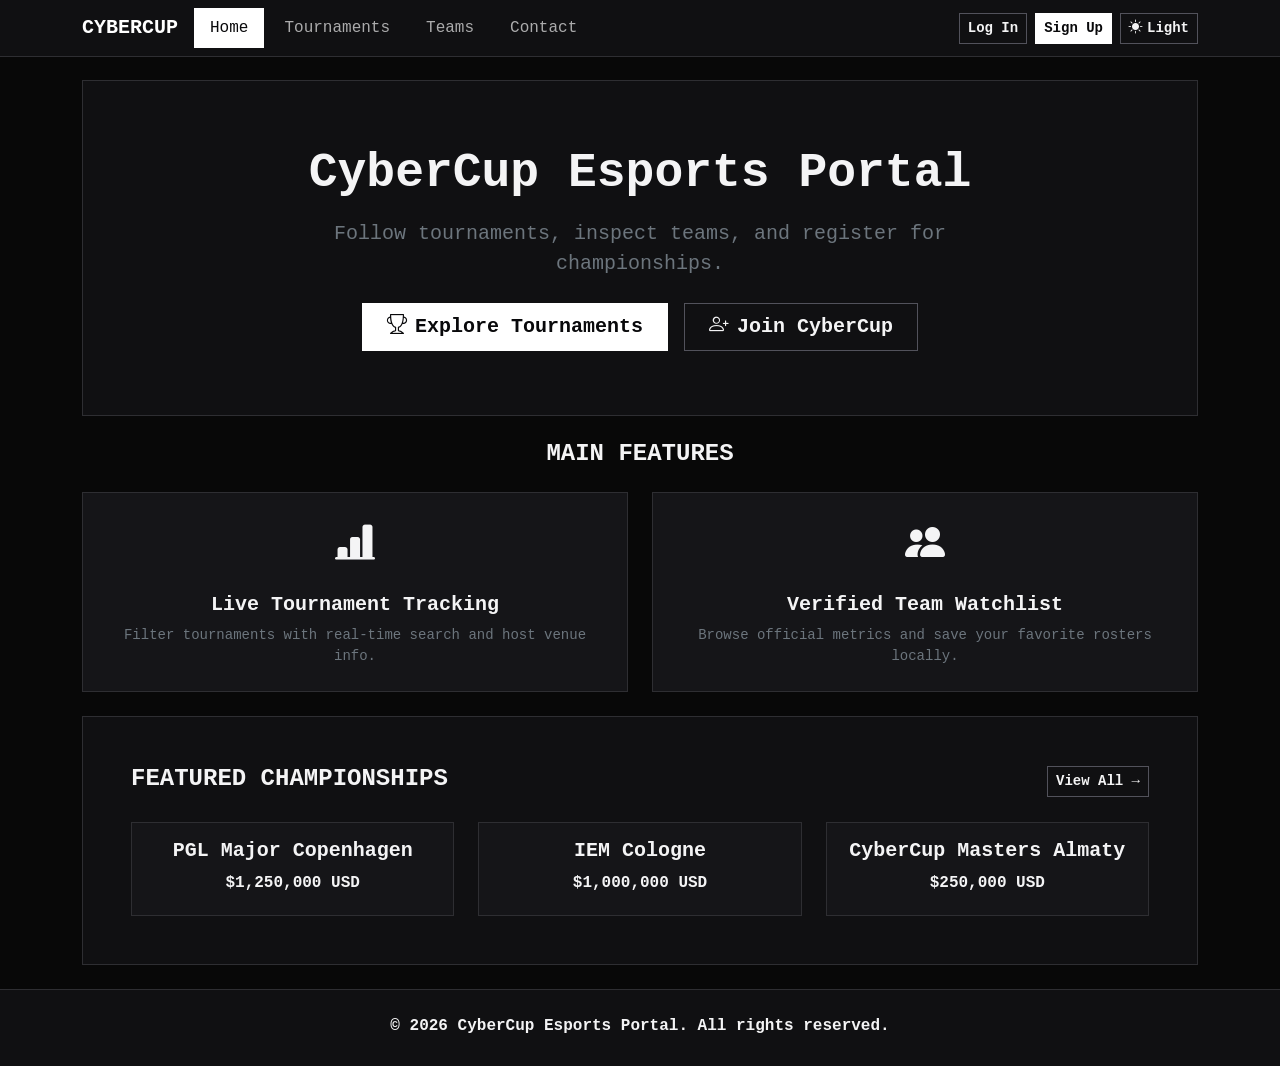
<file: index.html>
<!DOCTYPE html>
<html lang="en" data-bs-theme="dark">
<head>
    <meta charset="UTF-8">
    <meta name="viewport" content="width=device-width, initial-scale=1.0">
    <title>CyberCup | CS2 Esports Portal</title>
    <link href="https://cdn.jsdelivr.net/npm/bootstrap@5.3.9/dist/css/bootstrap.min.css" rel="stylesheet">
    <link href="https://cdn.jsdelivr.net/npm/bootstrap-icons@1.13.2/font/bootstrap-icons.min.css" rel="stylesheet">
    <link rel="stylesheet" href="css/style.css">
</head>
<body>
    <nav class="navbar navbar-expand-lg cc-surface border-bottom fixed-top">
        <div class="container">
            <a class="navbar-brand fw-bold text-uppercase" href="index.html">CyberCup</a>
            <button class="navbar-toggler" type="button" data-bs-toggle="collapse" data-bs-target="#mainNavbar" aria-controls="mainNavbar" aria-expanded="false" aria-label="Toggle navigation">
                <span class="navbar-toggler-icon"></span>
            </button>
            <div class="collapse navbar-collapse" id="mainNavbar">
                <ul class="navbar-nav me-auto mb-2 mb-lg-0 gap-lg-1">
                    <li class="nav-item"><a class="nav-link px-3" href="index.html">Home</a></li>
                    <li class="nav-item"><a class="nav-link px-3" href="tournaments.html">Tournaments</a></li>
                    <li class="nav-item"><a class="nav-link px-3" href="teams.html">Teams</a></li>
                    <li class="nav-item"><a class="nav-link px-3" href="contact.html">Contact</a></li>
                </ul>
                <div class="d-flex align-items-center gap-2 mt-2 mt-lg-0 flex-wrap">
                    <a id="navLoginLink" class="btn btn-cc-outline btn-sm fw-semibold btn-animated" href="auth.html#loginSection">Log In</a>
                    <a id="navRegisterLink" class="btn btn-cc-solid btn-sm fw-semibold btn-animated" href="auth.html#signupSection">Sign Up</a>
                    <button id="themeToggleBtn" type="button" class="btn btn-cc-outline btn-sm fw-semibold btn-animated">
                        <i id="themeIcon" class="bi bi-sun-fill theme-icon me-1"></i><span id="themeLabel">Light</span>
                    </button>
                </div>
            </div>
        </div>
    </nav>

    <main class="container pt-5 mt-3 d-flex flex-column gap-4 mb-4">
        <section class="card cc-surface border p-4 p-md-5 text-center mt-3 fade-in-up">
            <div class="card-body">
                <h1 class="display-5 fw-bold mb-3">CyberCup Esports Portal</h1>
                <p class="lead mx-auto mb-4 text-secondary" style="max-width: 740px;">
                    Follow tournaments, inspect teams, and register for championships.
                </p>
                <div class="d-flex justify-content-center gap-3 flex-wrap">
                    <a href="tournaments.html" class="btn btn-cc-solid btn-lg fw-semibold btn-animated px-4">
                        <i class="bi bi-trophy me-2"></i>Explore Tournaments
                    </a>
                    <a href="auth.html#signupSection" class="btn btn-cc-outline btn-lg fw-semibold btn-animated px-4">
                        <i class="bi bi-person-plus me-2"></i>Join CyberCup
                    </a>
                </div>
            </div>
        </section>
        <section class="fade-in-up">
            <h2 class="h4 fw-bold mb-4 text-uppercase text-center">Main Features</h2>
            <div class="row g-4">
                <div class="col-12 col-md-6">
                    <div class="card cc-card border h-100 p-4 text-center cc-hover-card">
                        <i class="bi bi-bar-chart-line-fill fs-1 mb-3"></i>
                        <h3 class="h5 fw-bold">Live Tournament Tracking</h3>
                        <p class="text-secondary small mb-0">Filter tournaments with real-time search and host venue info.</p>
                    </div>
                </div>
                <div class="col-12 col-md-6">
                    <div class="card cc-card border h-100 p-4 text-center cc-hover-card">
                        <i class="bi bi-people-fill fs-1 mb-3"></i>
                        <h3 class="h5 fw-bold">Verified Team Watchlist</h3>
                        <p class="text-secondary small mb-0">Browse official metrics and save your favorite rosters locally.</p>
                    </div>
                </div>
            </div>
        </section>
        <section class="card cc-surface border p-4 p-md-5 fade-in-up">
            <div class="d-flex justify-content-between align-items-center mb-4 flex-wrap gap-2">
                <div>
                    <h2 class="h4 fw-bold mb-1 text-uppercase">Featured Championships</h2>
                </div>
                <a href="tournaments.html" class="btn btn-cc-outline btn-sm fw-semibold btn-animated">View All &rarr;</a>
            </div>
            <div class="row g-4">
                <div class="col-12 col-md-4">
                    <div class="card cc-card border h-100 p-3 text-center cc-hover-card">
                        <h3 class="h5 fw-bold">PGL Major Copenhagen</h3>
                        <p class="fw-bold mb-1">$1,250,000 USD</p>
                    </div>
                </div>
                <div class="col-12 col-md-4">
                    <div class="card cc-card border h-100 p-3 text-center cc-hover-card">
                        <h3 class="h5 fw-bold">IEM Cologne</h3>
                        <p class="fw-bold mb-1">$1,000,000 USD</p>
                    </div>
                </div>
                <div class="col-12 col-md-4">
                    <div class="card cc-card border h-100 p-3 text-center cc-hover-card">
                        <h3 class="h5 fw-bold">CyberCup Masters Almaty</h3>
                        <p class="fw-bold mb-1">$250,000 USD</p>
                    </div>
                </div>
            </div>
        </section>
    </main>

    <footer class="cc-surface border-top py-4 text-center text-secondary">
        <div class="container">
            <p class="mb-1 fw-semibold">&copy; 2026 CyberCup Esports Portal. All rights reserved.</p>
        </div>
    </footer>

    <script src="https://cdn.jsdelivr.net/npm/bootstrap@5.3.9/dist/js/bootstrap.bundle.min.js"></script>
    <script src="js/script.js"></script>
</body>
</html>
</file>
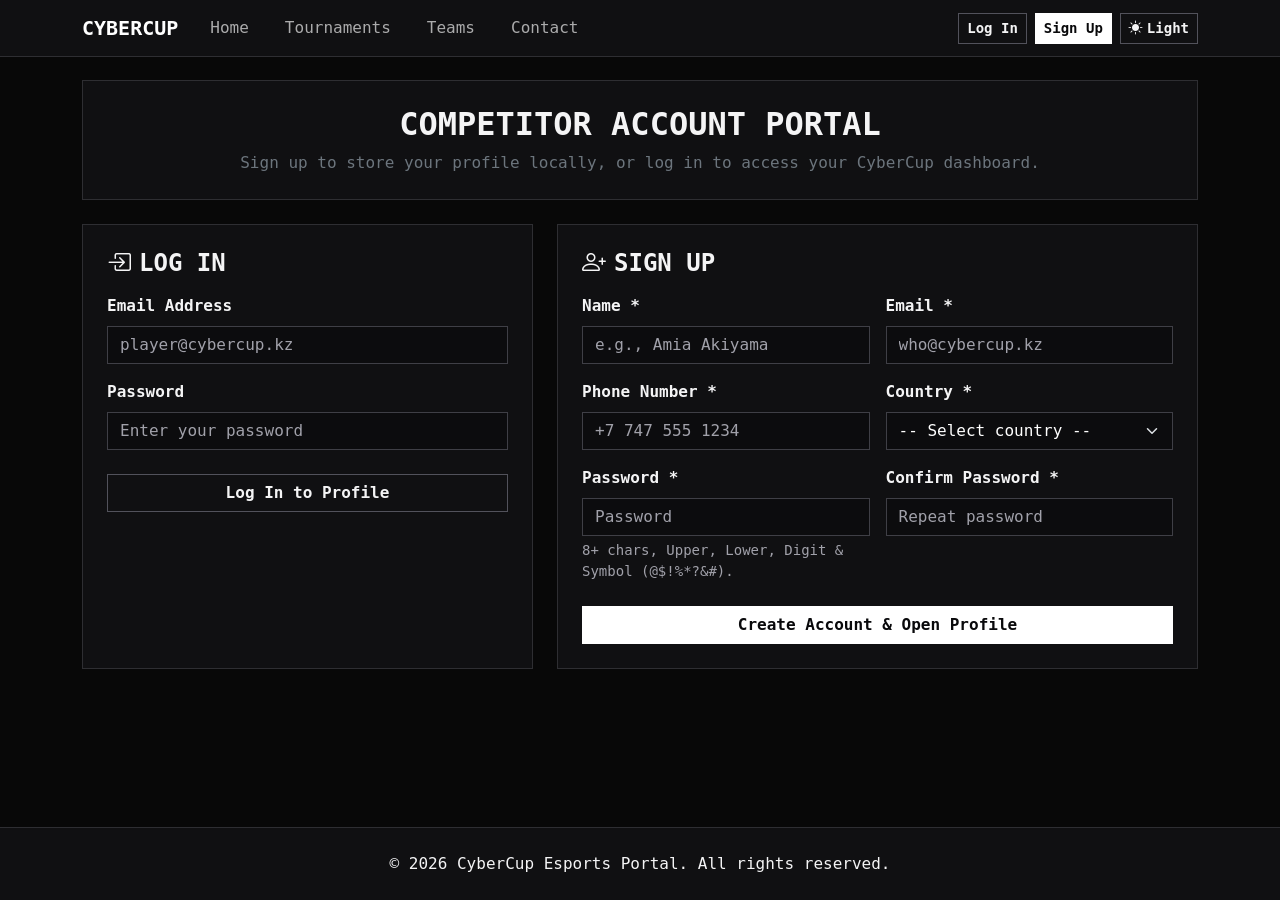
<file: auth.html>
<!DOCTYPE html>
<html lang="en" data-bs-theme="dark">
<head>
    <meta charset="UTF-8">
    <meta name="viewport" content="width=device-width, initial-scale=1.0">
    <title>CyberCup | Sign Up & Log In</title>
    <link href="https://cdn.jsdelivr.net/npm/bootstrap@5.3.9/dist/css/bootstrap.min.css" rel="stylesheet">
    <link href="https://cdn.jsdelivr.net/npm/bootstrap-icons@1.13.2/font/bootstrap-icons.min.css" rel="stylesheet">
    <link rel="stylesheet" href="css/style.css">
</head>
<body>
    <nav class="navbar navbar-expand-lg cc-surface border-bottom fixed-top">
        <div class="container">
            <a class="navbar-brand fw-bold text-uppercase" href="index.html">CyberCup</a>
            <button class="navbar-toggler" type="button" data-bs-toggle="collapse" data-bs-target="#mainNavbar" aria-controls="mainNavbar" aria-expanded="false" aria-label="Toggle navigation">
                <span class="navbar-toggler-icon"></span>
            </button>
            <div class="collapse navbar-collapse" id="mainNavbar">
                <ul class="navbar-nav me-auto mb-2 mb-lg-0 gap-lg-1">
                    <li class="nav-item"><a class="nav-link px-3" href="index.html">Home</a></li>
                    <li class="nav-item"><a class="nav-link px-3" href="tournaments.html">Tournaments</a></li>
                    <li class="nav-item"><a class="nav-link px-3" href="teams.html">Teams</a></li>
                    <li class="nav-item"><a class="nav-link px-3" href="contact.html">Contact</a></li>
                </ul>
                <div class="d-flex align-items-center gap-2 mt-2 mt-lg-0 flex-wrap">
                    <a id="navLoginLink" class="btn btn-cc-outline btn-sm fw-semibold btn-animated" href="auth.html#loginSection">Log In</a>
                    <a id="navRegisterLink" class="btn btn-cc-solid btn-sm fw-semibold btn-animated" href="auth.html#signupSection">Sign Up</a>
                    <button id="themeToggleBtn" type="button" class="btn btn-cc-outline btn-sm fw-semibold btn-animated">
                        <i id="themeIcon" class="bi bi-sun-fill theme-icon me-1"></i><span id="themeLabel">Light</span>
                    </button>
                </div>
            </div>
        </div>
    </nav>

    <main class="container pt-5 mt-3 d-flex flex-column gap-4 mb-4">
        <header class="card cc-surface border p-4 text-center mt-3">
            <h1 class="h2 fw-bold text-uppercase mb-2">Competitor Account Portal</h1>
            <p class="text-secondary mb-0">Sign up to store your profile locally, or log in to access your CyberCup dashboard.</p>
        </header>

        <div class="row g-4">
            <div class="col-12 col-lg-5" id="loginSection">
                <section class="card cc-surface border p-4 h-100">
                    <h2 class="h4 fw-bold text-uppercase mb-3"><i class="bi bi-box-arrow-in-right me-2"></i>Log In</h2>
                    <div id="loginGlobalError" class="cc-alert border-danger text-danger p-3 mb-3 d-none" role="alert"></div>
                    <form id="loginForm" novalidate>
                        <div class="mb-3">
                            <label for="loginEmail" class="form-label fw-semibold">Email Address</label>
                            <input type="email" id="loginEmail" class="form-control" placeholder="player@cybercup.kz" required>
                            <div id="loginEmailErr" class="invalid-feedback">Enter a valid email address.</div>
                        </div>
                        <div class="mb-4">
                            <label for="loginPassword" class="form-label fw-semibold">Password</label>
                            <input type="password" id="loginPassword" class="form-control" placeholder="Enter your password" required>
                            <div id="loginPassErr" class="invalid-feedback">Password must be at least 8 characters.</div>
                        </div>
                        <div class="d-grid">
                            <button type="submit" class="btn btn-cc-outline fw-semibold btn-animated">Log In to Profile</button>
                        </div>
                    </form>
                </section>
            </div>

            <div class="col-12 col-lg-7" id="signupSection">
                <section class="card cc-surface border p-4 h-100">
                    <h2 class="h4 fw-bold text-uppercase mb-3"><i class="bi bi-person-plus me-2"></i>Sign Up</h2>
                    <div id="signupGlobalError" class="cc-alert border-danger text-danger p-3 mb-3 d-none" role="alert"></div>
                    <form id="signupForm" novalidate>
                        <div class="row g-3 mb-3">
                            <div class="col-12 col-md-6">
                                <label for="signupName" class="form-label fw-semibold">Name *</label>
                                <input type="text" id="signupName" class="form-control" placeholder="e.g., Amia Akiyama" required>
                                <div id="signupNameErr" class="invalid-feedback">Minimum 2 characters required.</div>
                            </div>
                            <div class="col-12 col-md-6">
                                <label for="signupEmail" class="form-label fw-semibold">Email *</label>
                                <input type="email" id="signupEmail" class="form-control" placeholder="who@cybercup.kz" required>
                                <div id="signupEmailErr" class="invalid-feedback">Valid email is required.</div>
                            </div>
                        </div>
                        <div class="row g-3 mb-3">
                            <div class="col-12 col-md-6">
                                <label for="signupPhone" class="form-label fw-semibold">Phone Number *</label>
                                <input type="tel" id="signupPhone" class="form-control" placeholder="+7 747 555 1234" required>
                                <div id="signupPhoneErr" class="invalid-feedback">Valid phone number required (10–16 digits).</div>
                            </div>
                            <div class="col-12 col-md-6">
                                <label for="signupCountry" class="form-label fw-semibold">Country *</label>
                                <select id="signupCountry" class="form-select" required>
                                    <option value="" selected disabled>-- Select country --</option>
                                    <option value="KZ">Kazakhstan</option>
                                    <option value="UZ">Uzbekistan</option>
                                    <option value="SE">Sweden</option>
                                    <option value="DE">Germany</option>
                                    <option value="CN">China</option>
                                    <option value="OTHER">Other</option>
                                </select>
                                <div id="signupCountryErr" class="invalid-feedback">Please select your country.</div>
                            </div>
                        </div>
                        <div class="row g-3 mb-4">
                            <div class="col-12 col-md-6">
                                <label for="signupPassword" class="form-label fw-semibold">Password *</label>
                                <input type="password" id="signupPassword" class="form-control" placeholder="Password" required>
                                <div class="form-text small">8+ chars, Upper, Lower, Digit & Symbol (@$!%*?&#).</div>
                                <div id="signupPassErr" class="invalid-feedback">Password lacks required complexity.</div>
                            </div>
                            <div class="col-12 col-md-6">
                                <label for="signupConfirmPassword" class="form-label fw-semibold">Confirm Password *</label>
                                <input type="password" id="signupConfirmPassword" class="form-control" placeholder="Repeat password" required>
                                <div id="signupConfirmErr" class="invalid-feedback">Passwords do not match.</div>
                            </div>
                        </div>
                        <div class="d-grid">
                            <button type="submit" class="btn btn-cc-solid fw-semibold btn-animated">Create Account & Open Profile</button>
                        </div>
                    </form>
                </section>
            </div>
        </div>
    </main>

    <footer class="cc-surface border-top py-4 text-center text-secondary">
        <div class="container">
            <p class="mb-0">&copy; 2026 CyberCup Esports Portal. All rights reserved.</p>
        </div>
    </footer>

    <script src="https://cdn.jsdelivr.net/npm/bootstrap@5.3.9/dist/js/bootstrap.bundle.min.js"></script>
    <script src="js/script.js"></script>
</body>
</html>
</file>
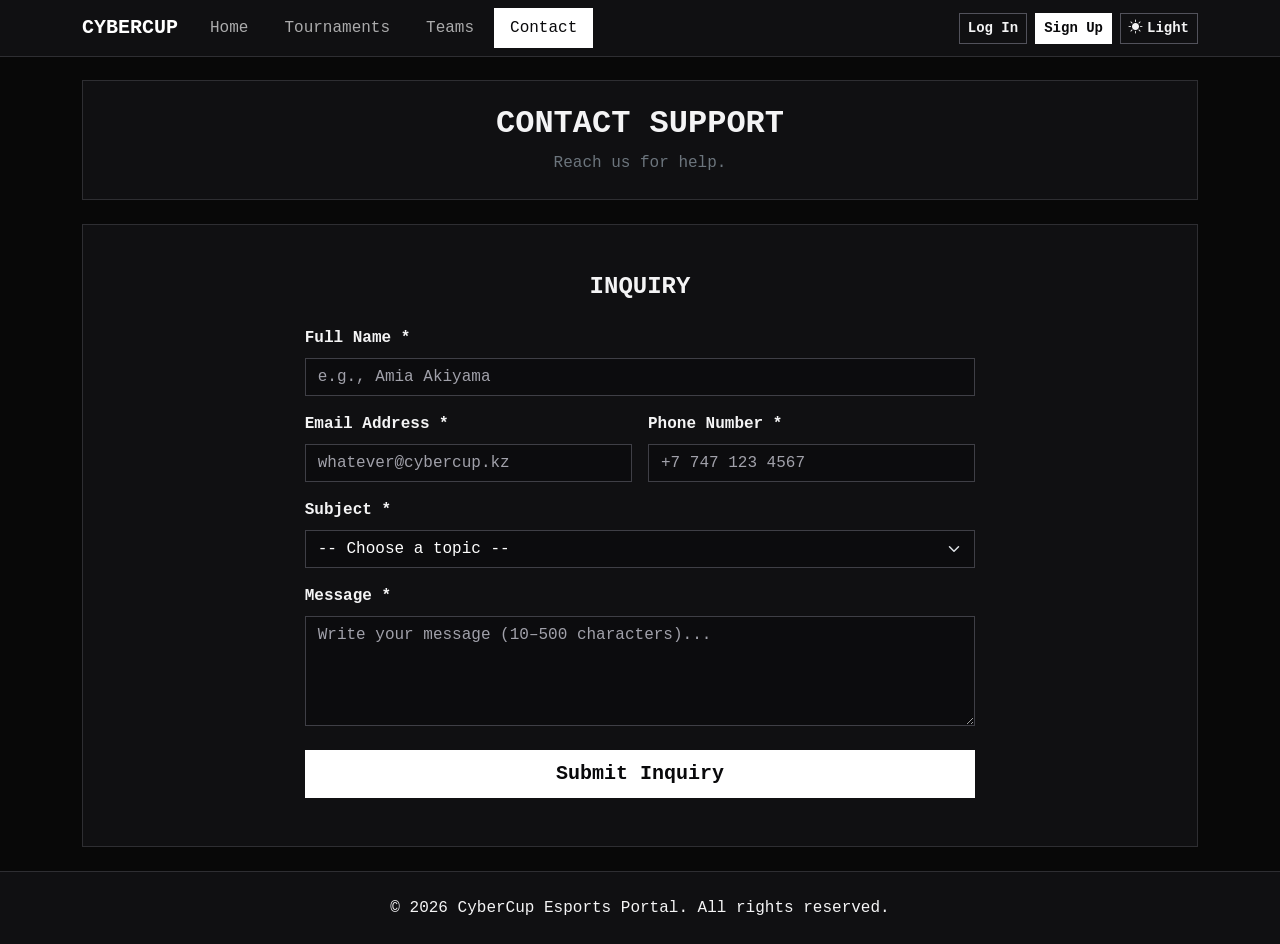
<file: contact.html>
<!DOCTYPE html>
<html lang="en" data-bs-theme="dark">
<head>
    <meta charset="UTF-8">
    <meta name="viewport" content="width=device-width, initial-scale=1.0">
    <title>CyberCup | Contact & Support</title>
    <link href="https://cdn.jsdelivr.net/npm/bootstrap@5.3.9/dist/css/bootstrap.min.css" rel="stylesheet">
    <link href="https://cdn.jsdelivr.net/npm/bootstrap-icons@1.13.2/font/bootstrap-icons.min.css" rel="stylesheet">
    <link rel="stylesheet" href="css/style.css">
</head>
<body>
    <nav class="navbar navbar-expand-lg cc-surface border-bottom fixed-top">
        <div class="container">
            <a class="navbar-brand fw-bold text-uppercase" href="index.html">CyberCup</a>
            <button class="navbar-toggler" type="button" data-bs-toggle="collapse" data-bs-target="#mainNavbar" aria-controls="mainNavbar" aria-expanded="false" aria-label="Toggle navigation">
                <span class="navbar-toggler-icon"></span>
            </button>
            <div class="collapse navbar-collapse" id="mainNavbar">
                <ul class="navbar-nav me-auto mb-2 mb-lg-0 gap-lg-1">
                    <li class="nav-item"><a class="nav-link px-3" href="index.html">Home</a></li>
                    <li class="nav-item"><a class="nav-link px-3" href="tournaments.html">Tournaments</a></li>
                    <li class="nav-item"><a class="nav-link px-3" href="teams.html">Teams</a></li>
                    <li class="nav-item"><a class="nav-link px-3" href="contact.html">Contact</a></li>
                </ul>
                <div class="d-flex align-items-center gap-2 mt-2 mt-lg-0 flex-wrap">
                    <a id="navLoginLink" class="btn btn-cc-outline btn-sm fw-semibold btn-animated" href="auth.html#loginSection">Log In</a>
                    <a id="navRegisterLink" class="btn btn-cc-solid btn-sm fw-semibold btn-animated" href="auth.html#signupSection">Sign Up</a>
                    <button id="themeToggleBtn" type="button" class="btn btn-cc-outline btn-sm fw-semibold btn-animated">
                        <i id="themeIcon" class="bi bi-sun-fill theme-icon me-1"></i><span id="themeLabel">Light</span>
                    </button>
                </div>
            </div>
        </div>
    </nav>

    <main class="container pt-5 mt-3 d-flex flex-column gap-4 mb-4">
        <header class="card cc-surface border p-4 text-center mt-3">
            <h1 class="h2 fw-bold text-uppercase mb-2">Contact Support</h1>
            <p class="text-secondary mb-0">Reach us for help.</p>
        </header>

        <section class="card cc-surface border p-4 p-md-5">
            <h2 class="h4 fw-bold text-uppercase mb-4 text-center">Inquiry</h2>
            <div id="contactSuccessAlert" class="cc-alert p-3 text-center d-none mb-4" role="alert">
                <strong>[SUCCESS]</strong> Your inquiry has been submitted.
            </div>
            <div class="row justify-content-center">
                <div class="col-12 col-md-10 col-lg-8">
                    <form id="contactForm" novalidate>
                        <div class="mb-3">
                            <label for="contactName" class="form-label fw-semibold">Full Name *</label>
                            <input type="text" id="contactName" class="form-control" placeholder="e.g., Amia Akiyama" required>
                            <div id="contactNameErr" class="invalid-feedback">Full name must be at least 2 characters.</div>
                        </div>
                        <div class="row g-3 mb-3">
                            <div class="col-12 col-md-6">
                                <label for="contactEmail" class="form-label fw-semibold">Email Address *</label>
                                <input type="email" id="contactEmail" class="form-control" placeholder="whatever@cybercup.kz" required>
                                <div id="contactEmailErr" class="invalid-feedback">Enter a valid email address.</div>
                            </div>
                            <div class="col-12 col-md-6">
                                <label for="contactPhone" class="form-label fw-semibold">Phone Number *</label>
                                <input type="tel" id="contactPhone" class="form-control" placeholder="+7 747 123 4567" required>
                                <div id="contactPhoneErr" class="invalid-feedback">Enter a valid phone number (10–16 digits).</div>
                            </div>
                        </div>
                        <div class="mb-3">
                            <label for="contactSubject" class="form-label fw-semibold">Subject *</label>
                            <select id="contactSubject" class="form-select" required>
                                <option value="" selected disabled>-- Choose a topic --</option>
                                <option value="accreditation">Team & Player Accreditation</option>
                                <option value="dispute">Match Rules & Referee Dispute</option>
                                <option value="media">Broadcaster & Press Pass</option>
                                <option value="sponsor">Commercial Partnership</option>
                            </select>
                            <div id="contactSubjectErr" class="invalid-feedback">Please select an inquiry subject.</div>
                        </div>
                        <div class="mb-4">
                            <label for="contactMessage" class="form-label fw-semibold">Message *</label>
                            <textarea id="contactMessage" class="form-control" rows="4" placeholder="Write your message (10–500 characters)..." required></textarea>
                            <div id="contactMsgErr" class="invalid-feedback">Message must be between 10 and 500 characters.</div>
                        </div>
                        <div class="d-grid">
                            <button type="submit" class="btn btn-cc-solid btn-lg fw-semibold btn-animated">Submit Inquiry</button>
                        </div>
                    </form>
                </div>
            </div>
        </section>
    </main>

    <footer class="cc-surface border-top py-4 text-center text-secondary">
        <div class="container">
            <p class="mb-0">&copy; 2026 CyberCup Esports Portal. All rights reserved.</p>
        </div>
    </footer>

    <script src="https://cdn.jsdelivr.net/npm/bootstrap@5.3.9/dist/js/bootstrap.bundle.min.js"></script>
    <script src="js/script.js"></script>
</body>
</html>
</file>
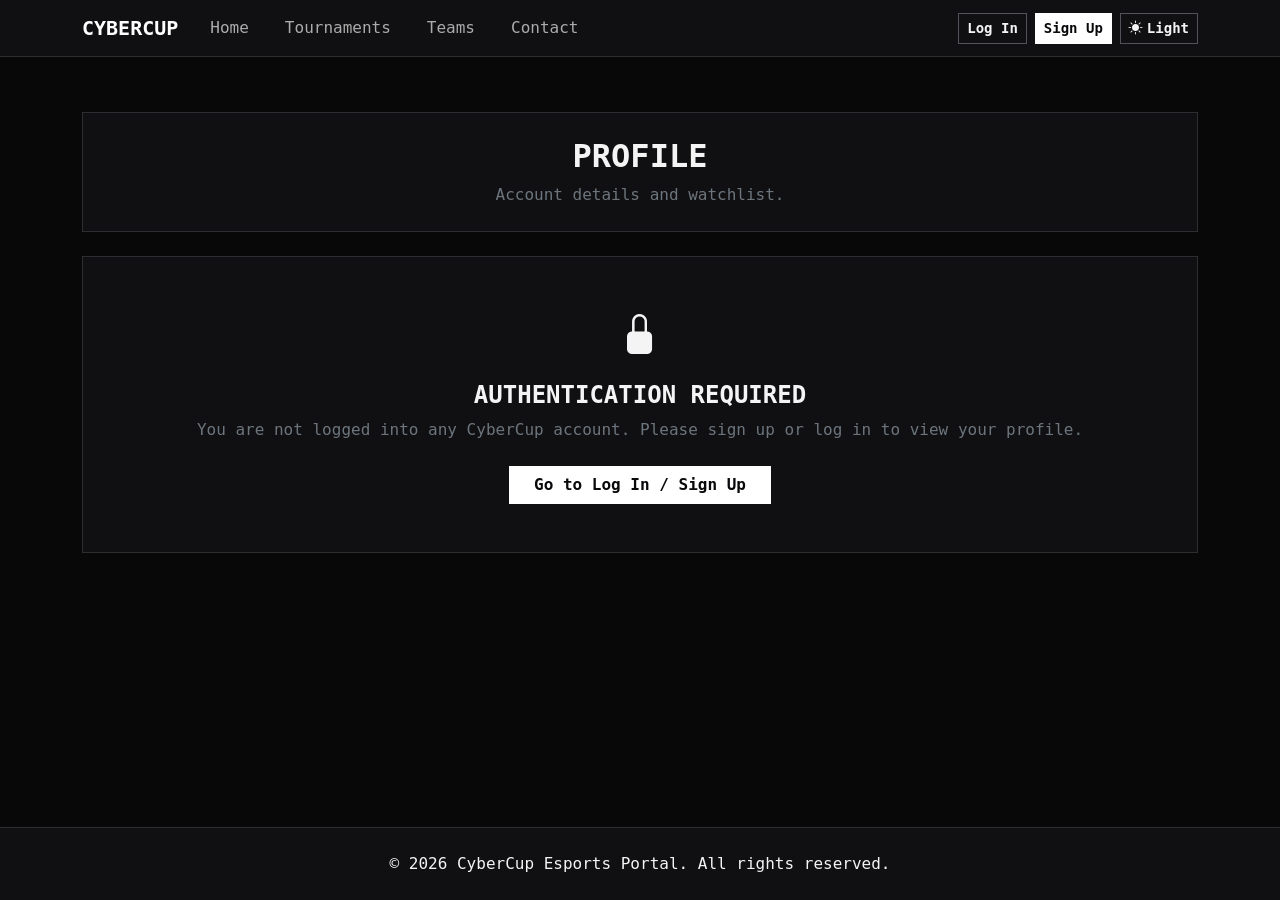
<file: profile.html>
<!DOCTYPE html>
<html lang="en" data-bs-theme="dark">
<head>
    <meta charset="UTF-8">
    <meta name="viewport" content="width=device-width, initial-scale=1.0">
    <title>CyberCup | Player Profile</title>
    <link href="https://cdn.jsdelivr.net/npm/bootstrap@5.3.9/dist/css/bootstrap.min.css" rel="stylesheet">
    <link href="https://cdn.jsdelivr.net/npm/bootstrap-icons@1.13.2/font/bootstrap-icons.min.css" rel="stylesheet">
    <link rel="stylesheet" href="css/style.css">
</head>
<body>
    <nav class="navbar navbar-expand-lg cc-surface border-bottom fixed-top">
        <div class="container">
            <a class="navbar-brand fw-bold text-uppercase" href="index.html">CyberCup</a>
            <button class="navbar-toggler" type="button" data-bs-toggle="collapse" data-bs-target="#mainNavbar" aria-controls="mainNavbar" aria-expanded="false" aria-label="Toggle navigation">
                <span class="navbar-toggler-icon"></span>
            </button>
            <div class="collapse navbar-collapse" id="mainNavbar">
                <ul class="navbar-nav me-auto mb-2 mb-lg-0 gap-lg-1">
                    <li class="nav-item"><a class="nav-link px-3" href="index.html">Home</a></li>
                    <li class="nav-item"><a class="nav-link px-3" href="tournaments.html">Tournaments</a></li>
                    <li class="nav-item"><a class="nav-link px-3" href="teams.html">Teams</a></li>
                    <li class="nav-item"><a class="nav-link px-3" href="contact.html">Contact</a></li>
                </ul>
                <div class="d-flex align-items-center gap-2 mt-2 mt-lg-0 flex-wrap">
                    <a id="navLoginLink" class="btn btn-cc-outline btn-sm fw-semibold btn-animated" href="auth.html#loginSection">Log In</a>
                    <a id="navRegisterLink" class="btn btn-cc-solid btn-sm fw-semibold btn-animated" href="auth.html#signupSection">Sign Up</a>
                    <button id="themeToggleBtn" type="button" class="btn btn-cc-outline btn-sm fw-semibold btn-animated">
                        <i id="themeIcon" class="bi bi-sun-fill theme-icon me-1"></i><span id="themeLabel">Light</span>
                    </button>
                </div>
            </div>
        </div>
    </nav>

    <main class="container pt-5 mt-5 d-flex flex-column gap-4 mb-5">
        <header class="card cc-surface border p-4 text-center mt-3">
            <h1 class="h2 fw-bold text-uppercase mb-2">Profile</h1>
            <p class="text-secondary mb-0">Account details and watchlist.</p>
        </header>
        <section id="profileUnauthorized" class="card cc-surface border p-5 text-center d-none">
            <i class="bi bi-lock-fill fs-1 mb-3"></i>
            <h2 class="h4 fw-bold text-uppercase mb-2">Authentication Required</h2>
            <p class="text-secondary mb-4">You are not logged into any CyberCup account. Please sign up or log in to view your profile.</p>
            <div>
                <a href="auth.html" class="btn btn-cc-solid fw-semibold btn-animated px-4">Go to Log In / Sign Up</a>
            </div>
        </section>
        <section id="profileDetailsCard" class="d-none fade-in-up">
            <div class="row g-4">
                <div class="col-12 col-md-6">
                    <div class="card cc-surface border p-4 h-100">
                        <div class="d-flex justify-content-between align-items-center mb-3 pb-2 border-bottom">
                            <h2 class="h4 fw-bold text-uppercase mb-0"><i class="bi bi-person-badge me-2"></i>Account Details</h2>
                        </div>
                        <ul class="list-group list-group-flush mb-4">
                            <li class="list-group-item cc-card"><strong>Full Name:</strong> <span id="profName"></span></li>
                            <li class="list-group-item cc-card"><strong>Email:</strong> <span id="profEmail"></span></li>
                            <li class="list-group-item cc-card"><strong>Phone:</strong> <span id="profPhone"></span></li>
                            <li class="list-group-item cc-card"><strong>Country:</strong> <span id="profCountry"></span></li>
                            <li class="list-group-item cc-card"><strong>Joined:</strong> <span id="profJoined"></span></li>
                        </ul>
                        <button id="logoutBtn" type="button" class="btn btn-cc-outline fw-semibold btn-animated mt-auto">
                            <i class="bi bi-box-arrow-left me-2"></i>Log Out
                        </button>
                    </div>
                </div>
                <div class="col-12 col-md-6">
                    <div class="card cc-surface border p-4 h-100">
                        <div class="d-flex justify-content-between align-items-center mb-3 pb-2 border-bottom">
                            <h2 class="h4 fw-bold text-uppercase mb-0"><i class="bi bi-bookmark-fill me-2"></i>Watchlist</h2>
                            <a href="teams.html" class="btn btn-cc-outline btn-sm">Manage Teams</a>
                        </div>
                        <ul id="profWatchlist" class="list-group"></ul>
                    </div>
                </div>
            </div>
        </section>
    </main>

    <footer class="cc-surface border-top py-4 text-center text-secondary">
        <div class="container">
            <p class="mb-0">&copy; 2026 CyberCup Esports Portal. All rights reserved.</p>
        </div>
    </footer>

    <script src="https://cdn.jsdelivr.net/npm/bootstrap@5.3.9/dist/js/bootstrap.bundle.min.js"></script>
    <script src="js/script.js"></script>
</body>
</html>
</file>
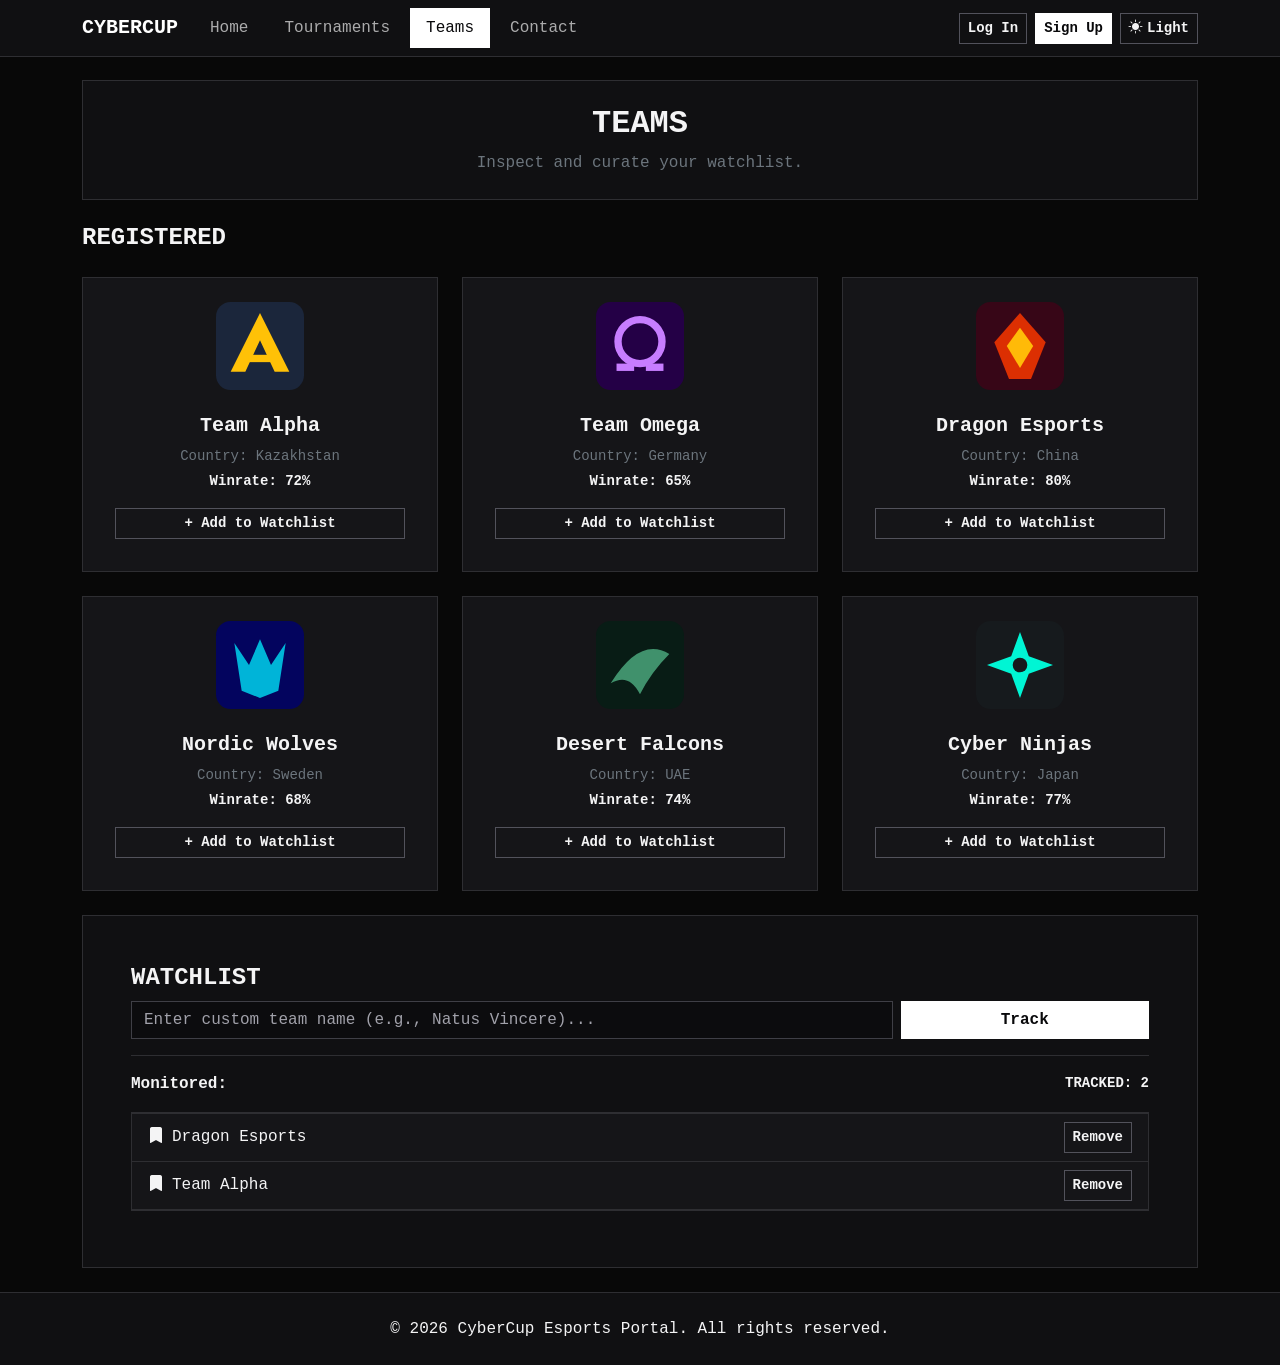
<file: teams.html>
<!DOCTYPE html>
<html lang="en" data-bs-theme="dark">
<head>
    <meta charset="UTF-8">
    <meta name="viewport" content="width=device-width, initial-scale=1.0">
    <title>CyberCup | Teams & Watchlist</title>
    <link href="https://cdn.jsdelivr.net/npm/bootstrap@5.3.9/dist/css/bootstrap.min.css" rel="stylesheet">
    <link href="https://cdn.jsdelivr.net/npm/bootstrap-icons@1.13.2/font/bootstrap-icons.min.css" rel="stylesheet">
    <link rel="stylesheet" href="css/style.css">
</head>
<body>
    <nav class="navbar navbar-expand-lg cc-surface border-bottom fixed-top">
        <div class="container">
            <a class="navbar-brand fw-bold text-uppercase" href="index.html">CyberCup</a>
            <button class="navbar-toggler" type="button" data-bs-toggle="collapse" data-bs-target="#mainNavbar" aria-controls="mainNavbar" aria-expanded="false" aria-label="Toggle navigation">
                <span class="navbar-toggler-icon"></span>
            </button>
            <div class="collapse navbar-collapse" id="mainNavbar">
                <ul class="navbar-nav me-auto mb-2 mb-lg-0 gap-lg-1">
                    <li class="nav-item"><a class="nav-link px-3" href="index.html">Home</a></li>
                    <li class="nav-item"><a class="nav-link px-3" href="tournaments.html">Tournaments</a></li>
                    <li class="nav-item"><a class="nav-link px-3" href="teams.html">Teams</a></li>
                    <li class="nav-item"><a class="nav-link px-3" href="contact.html">Contact</a></li>
                </ul>
                <div class="d-flex align-items-center gap-2 mt-2 mt-lg-0 flex-wrap">
                    <a id="navLoginLink" class="btn btn-cc-outline btn-sm fw-semibold btn-animated" href="auth.html#loginSection">Log In</a>
                    <a id="navRegisterLink" class="btn btn-cc-solid btn-sm fw-semibold btn-animated" href="auth.html#signupSection">Sign Up</a>
                    <button id="themeToggleBtn" type="button" class="btn btn-cc-outline btn-sm fw-semibold btn-animated">
                        <i id="themeIcon" class="bi bi-sun-fill theme-icon me-1"></i><span id="themeLabel">Light</span>
                    </button>
                </div>
            </div>
        </div>
    </nav>

    <main class="container pt-5 mt-3 d-flex flex-column gap-4 mb-4">
        <header class="card cc-surface border p-4 text-center mt-3">
            <h1 class="h2 fw-bold text-uppercase mb-2">Teams</h1>
            <p class="text-secondary mb-0">Inspect and curate your watchlist.</p>
        </header>
        <section>
            <h2 class="h4 fw-bold text-uppercase mb-4">Registered</h2>
            <div class="row row-cols-1 row-cols-sm-2 row-cols-lg-3 g-4">
                <div class="col">
                    <div class="card cc-card border h-100 text-center p-3 cc-hover-card">
                        <img src="images/team-alpha.svg" class="team-logo-img mx-auto my-2" alt="Team Alpha official monochrome emblem">
                        <div class="card-body">
                            <h3 class="h5 fw-bold">Team Alpha</h3>
                            <p class="text-secondary small mb-1">Country: Kazakhstan</p>
                            <p class="fw-bold small mb-3">Winrate: 72%</p>
                            <div class="d-grid">
                                <button type="button" class="btn btn-cc-outline btn-sm fw-semibold quick-track-btn btn-animated" data-team="Team Alpha">+ Add to Watchlist</button>
                            </div>
                        </div>
                    </div>
                </div>
                <div class="col">
                    <div class="card cc-card border h-100 text-center p-3 cc-hover-card">
                        <img src="images/team-omega.svg" class="team-logo-img mx-auto my-2" alt="Team Omega monochrome emblem">
                        <div class="card-body">
                            <h3 class="h5 fw-bold">Team Omega</h3>
                            <p class="text-secondary small mb-1">Country: Germany</p>
                            <p class="fw-bold small mb-3">Winrate: 65%</p>
                            <div class="d-grid">
                                <button type="button" class="btn btn-cc-outline btn-sm fw-semibold quick-track-btn btn-animated" data-team="Team Omega">+ Add to Watchlist</button>
                            </div>
                        </div>
                    </div>
                </div>
                <div class="col">
                    <div class="card cc-card border h-100 text-center p-3 cc-hover-card">
                        <img src="images/dragon-esports.svg" class="team-logo-img mx-auto my-2" alt="Dragon Esports monochrome emblem">
                        <div class="card-body">
                            <h3 class="h5 fw-bold">Dragon Esports</h3>
                            <p class="text-secondary small mb-1">Country: China</p>
                            <p class="fw-bold small mb-3">Winrate: 80%</p>
                            <div class="d-grid">
                                <button type="button" class="btn btn-cc-outline btn-sm fw-semibold quick-track-btn btn-animated" data-team="Dragon Esports">+ Add to Watchlist</button>
                            </div>
                        </div>
                    </div>
                </div>
                <div class="col">
                    <div class="card cc-card border h-100 text-center p-3 cc-hover-card">
                        <img src="images/nordic-wolves.svg" class="team-logo-img mx-auto my-2" alt="Nordic Wolves monochrome emblem">
                        <div class="card-body">
                            <h3 class="h5 fw-bold">Nordic Wolves</h3>
                            <p class="text-secondary small mb-1">Country: Sweden</p>
                            <p class="fw-bold small mb-3">Winrate: 68%</p>
                            <div class="d-grid">
                                <button type="button" class="btn btn-cc-outline btn-sm fw-semibold quick-track-btn btn-animated" data-team="Nordic Wolves">+ Add to Watchlist</button>
                            </div>
                        </div>
                    </div>
                </div>
                <div class="col">
                    <div class="card cc-card border h-100 text-center p-3 cc-hover-card">
                        <img src="images/desert-falcons.svg" class="team-logo-img mx-auto my-2" alt="Desert Falcons monochrome emblem">
                        <div class="card-body">
                            <h3 class="h5 fw-bold">Desert Falcons</h3>
                            <p class="text-secondary small mb-1">Country: UAE</p>
                            <p class="fw-bold small mb-3">Winrate: 74%</p>
                            <div class="d-grid">
                                <button type="button" class="btn btn-cc-outline btn-sm fw-semibold quick-track-btn btn-animated" data-team="Desert Falcons">+ Add to Watchlist</button>
                            </div>
                        </div>
                    </div>
                </div>
                <div class="col">
                    <div class="card cc-card border h-100 text-center p-3 cc-hover-card">
                        <img src="images/cyber-ninjas.svg" class="team-logo-img mx-auto my-2" alt="Cyber Ninjas monochrome emblem">
                        <div class="card-body">
                            <h3 class="h5 fw-bold">Cyber Ninjas</h3>
                            <p class="text-secondary small mb-1">Country: Japan</p>
                            <p class="fw-bold small mb-3">Winrate: 77%</p>
                            <div class="d-grid">
                                <button type="button" class="btn btn-cc-outline btn-sm fw-semibold quick-track-btn btn-animated" data-team="Cyber Ninjas">+ Add to Watchlist</button>
                            </div>
                        </div>
                    </div>
                </div>
            </div>
        </section>
        <section class="card cc-surface border p-4 p-md-5">
            <h2 class="h4 fw-bold text-uppercase mb-2">Watchlist</h2>
            <form id="watchlistForm" class="row g-2 mb-3">
                <div class="col-12 col-md-9">
                    <label for="watchlistInput" class="visually-hidden">Team Franchise Name</label>
                    <input type="text" id="watchlistInput" class="form-control" placeholder="Enter custom team name (e.g., Natus Vincere)...">
                </div>
                <div class="col-12 col-md-3">
                    <button type="submit" class="btn btn-cc-solid w-100 fw-semibold btn-animated">Track</button>
                </div>
            </form>
            <div id="watchlistError" class="text-danger small mb-3 d-none">Please enter a valid team name (at least 2 characters).</div>
            <div class="d-flex justify-content-between align-items-center mb-3 pt-3 border-top">
                <span class="fw-semibold">Monitored:</span>
                <span id="watchlistCountText" class="small fw-bold text-uppercase">Tracked: 0</span>
            </div>
            <ul id="watchlistContainer" class="list-group mb-2"></ul>
            <div id="watchlistEmpty" class="cc-alert p-3 text-center mb-0 d-none" role="status">
                Your watchlist is empty. Add a team above to start tracking matches.
            </div>
        </section>
    </main>

    <footer class="cc-surface border-top py-4 text-center text-secondary">
        <div class="container">
            <p class="mb-0">&copy; 2026 CyberCup Esports Portal. All rights reserved.</p>
        </div>
    </footer>

    <script src="https://cdn.jsdelivr.net/npm/bootstrap@5.3.9/dist/js/bootstrap.bundle.min.js"></script>
    <script src="js/script.js"></script>
</body>
</html>
</file>
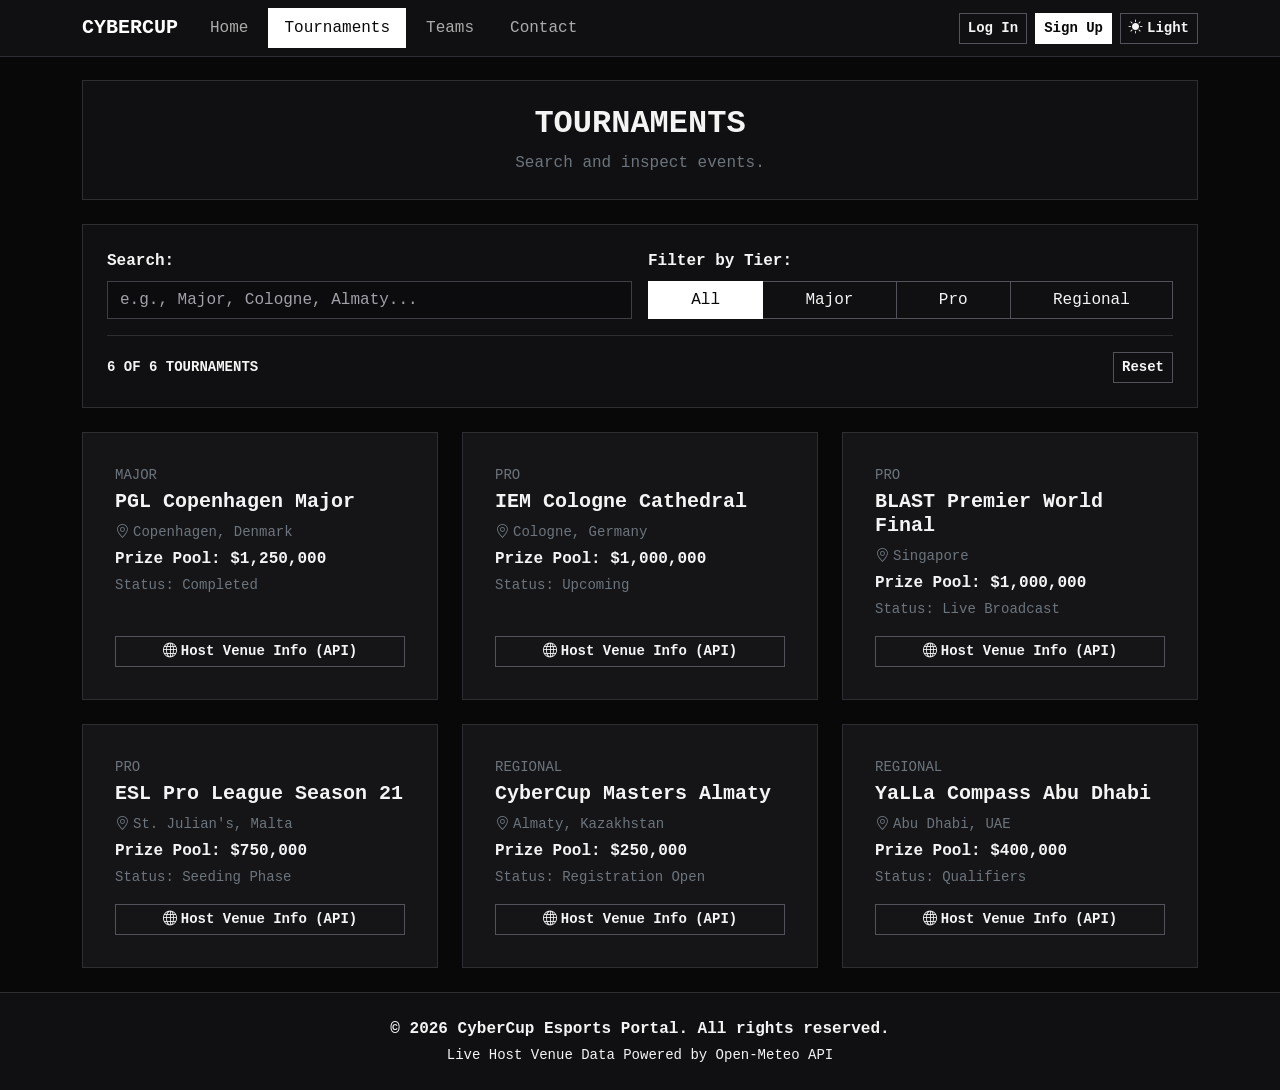
<file: tournaments.html>
<!DOCTYPE html>
<html lang="en" data-bs-theme="dark">
<head>
    <meta charset="UTF-8">
    <meta name="viewport" content="width=device-width, initial-scale=1.0">
    <title>CyberCup | Tournaments</title>
    <link href="https://cdn.jsdelivr.net/npm/bootstrap@5.3.9/dist/css/bootstrap.min.css" rel="stylesheet">
    <link href="https://cdn.jsdelivr.net/npm/bootstrap-icons@1.13.2/font/bootstrap-icons.min.css" rel="stylesheet">
    <link rel="stylesheet" href="css/style.css">
</head>
<body>
    <nav class="navbar navbar-expand-lg cc-surface border-bottom fixed-top">
        <div class="container">
            <a class="navbar-brand fw-bold text-uppercase" href="index.html">CyberCup</a>
            <button class="navbar-toggler" type="button" data-bs-toggle="collapse" data-bs-target="#mainNavbar" aria-controls="mainNavbar" aria-expanded="false" aria-label="Toggle navigation">
                <span class="navbar-toggler-icon"></span>
            </button>
            <div class="collapse navbar-collapse" id="mainNavbar">
                <ul class="navbar-nav me-auto mb-2 mb-lg-0 gap-lg-1">
                    <li class="nav-item"><a class="nav-link px-3" href="index.html">Home</a></li>
                    <li class="nav-item"><a class="nav-link px-3" href="tournaments.html">Tournaments</a></li>
                    <li class="nav-item"><a class="nav-link px-3" href="teams.html">Teams</a></li>
                    <li class="nav-item"><a class="nav-link px-3" href="contact.html">Contact</a></li>
                </ul>
                <div class="d-flex align-items-center gap-2 mt-2 mt-lg-0 flex-wrap">
                    <a id="navLoginLink" class="btn btn-cc-outline btn-sm fw-semibold btn-animated" href="auth.html#loginSection">Log In</a>
                    <a id="navRegisterLink" class="btn btn-cc-solid btn-sm fw-semibold btn-animated" href="auth.html#signupSection">Sign Up</a>
                    <button id="themeToggleBtn" type="button" class="btn btn-cc-outline btn-sm fw-semibold btn-animated">
                        <i id="themeIcon" class="bi bi-sun-fill theme-icon me-1"></i><span id="themeLabel">Light</span>
                    </button>
                </div>
            </div>
        </div>
    </nav>

    <main class="container pt-5 mt-3 d-flex flex-column gap-4 mb-4">
        <header class="card cc-surface border p-4 text-center mt-3">
            <h2 class="fw-bold text-uppercase mb-2">Tournaments</h2>
            <p class="text-secondary mb-0">Search and inspect events.</p>
        </header>
        <section class="card cc-surface border p-4">
            <h2 class="visually-hidden">Filter</h2>
            <div class="row g-3 align-items-end mb-3">
                <div class="col-12 col-md-6">
                    <label for="tournamentSearchInput" class="form-label fw-semibold">Search:</label>
                    <input type="search" id="tournamentSearchInput" class="form-control" placeholder="e.g., Major, Cologne, Almaty...">
                </div>
                <div class="col-12 col-md-6">
                    <label class="form-label fw-semibold d-block">Filter by Tier:</label>
                    <div class="btn-group w-100 flex-wrap" role="group" aria-label="Tournament tier filter">
                        <button type="button" class="btn btn-cc-solid active category-filter-btn" data-category="all">All</button>
                        <button type="button" class="btn btn-cc-outline category-filter-btn" data-category="major">Major</button>
                        <button type="button" class="btn btn-cc-outline category-filter-btn" data-category="pro">Pro</button>
                        <button type="button" class="btn btn-cc-outline category-filter-btn" data-category="regional">Regional</button>
                    </div>
                </div>
            </div>
            <div class="d-flex justify-content-between align-items-center pt-3 border-top">
                <span id="matchCountText" class="small fw-bold text-uppercase">6 of 6 tournaments</span>
                <button type="button" id="clearFiltersBtn" class="btn btn-cc-outline btn-sm fw-semibold btn-animated">Reset</button>
            </div>
            <div id="noResultsAlert" class="cc-alert p-3 text-center mt-3 mb-0 d-none" role="status">
                No tournaments found matching your query and category.
            </div>
        </section>
        <section id="apiCountryResult" class="card cc-surface border p-4 d-none" aria-live="polite"></section>
        <section class="row g-4">
            <h2 class="visually-hidden">Tournament Listings</h2>
            <div class="col-12 col-md-6 col-lg-4 tournament-filter-item" data-category="major">
                <div class="card cc-card border h-100 p-3 cc-hover-card">
                    <div class="card-body d-flex flex-column">
                        <p class="small text-secondary text-uppercase mb-1">Major</p>
                        <h3 class="h5 fw-bold tournament-title">PGL Copenhagen Major</h3>
                        <p class="text-secondary small mb-1"><i class="bi bi-geo-alt me-1"></i>Copenhagen, Denmark</p>
                        <p class="fw-bold mb-1">Prize Pool: $1,250,000</p>
                        <p class="text-secondary small mb-3">Status: Completed</p>
                        <div class="mt-auto d-grid">
                            <button type="button" class="btn btn-cc-outline btn-sm fw-semibold fetch-country-btn btn-animated" data-country="Denmark">
                                <i class="bi bi-globe me-1"></i>Host Venue Info (API)
                            </button>
                        </div>
                    </div>
                </div>
            </div>
            <div class="col-12 col-md-6 col-lg-4 tournament-filter-item" data-category="pro">
                <div class="card cc-card border h-100 p-3 cc-hover-card">
                    <div class="card-body d-flex flex-column">
                        <p class="small text-secondary text-uppercase mb-1">Pro</p>
                        <h3 class="h5 fw-bold tournament-title">IEM Cologne Cathedral</h3>
                        <p class="text-secondary small mb-1"><i class="bi bi-geo-alt me-1"></i>Cologne, Germany</p>
                        <p class="fw-bold mb-1">Prize Pool: $1,000,000</p>
                        <p class="text-secondary small mb-3">Status: Upcoming</p>
                        <div class="mt-auto d-grid">
                            <button type="button" class="btn btn-cc-outline btn-sm fw-semibold fetch-country-btn btn-animated" data-country="Germany">
                                <i class="bi bi-globe me-1"></i>Host Venue Info (API)
                            </button>
                        </div>
                    </div>
                </div>
            </div>
            <div class="col-12 col-md-6 col-lg-4 tournament-filter-item" data-category="pro">
                <div class="card cc-card border h-100 p-3 cc-hover-card">
                    <div class="card-body d-flex flex-column">
                        <p class="small text-secondary text-uppercase mb-1">Pro</p>
                        <h3 class="h5 fw-bold tournament-title">BLAST Premier World Final</h3>
                        <p class="text-secondary small mb-1"><i class="bi bi-geo-alt me-1"></i>Singapore</p>
                        <p class="fw-bold mb-1">Prize Pool: $1,000,000</p>
                        <p class="text-secondary small mb-3">Status: Live Broadcast</p>
                        <div class="mt-auto d-grid">
                            <button type="button" class="btn btn-cc-outline btn-sm fw-semibold fetch-country-btn btn-animated" data-country="Singapore">
                                <i class="bi bi-globe me-1"></i>Host Venue Info (API)
                            </button>
                        </div>
                    </div>
                </div>
            </div>
            <div class="col-12 col-md-6 col-lg-4 tournament-filter-item" data-category="pro">
                <div class="card cc-card border h-100 p-3 cc-hover-card">
                    <div class="card-body d-flex flex-column">
                        <p class="small text-secondary text-uppercase mb-1">Pro</p>
                        <h3 class="h5 fw-bold tournament-title">ESL Pro League Season 21</h3>
                        <p class="text-secondary small mb-1"><i class="bi bi-geo-alt me-1"></i>St. Julian's, Malta</p>
                        <p class="fw-bold mb-1">Prize Pool: $750,000</p>
                        <p class="text-secondary small mb-3">Status: Seeding Phase</p>
                        <div class="mt-auto d-grid">
                            <button type="button" class="btn btn-cc-outline btn-sm fw-semibold fetch-country-btn btn-animated" data-country="Malta">
                                <i class="bi bi-globe me-1"></i>Host Venue Info (API)
                            </button>
                        </div>
                    </div>
                </div>
            </div>
            <div class="col-12 col-md-6 col-lg-4 tournament-filter-item" data-category="regional">
                <div class="card cc-card border h-100 p-3 cc-hover-card">
                    <div class="card-body d-flex flex-column">
                        <p class="small text-secondary text-uppercase mb-1">Regional</p>
                        <h3 class="h5 fw-bold tournament-title">CyberCup Masters Almaty</h3>
                        <p class="text-secondary small mb-1"><i class="bi bi-geo-alt me-1"></i>Almaty, Kazakhstan</p>
                        <p class="fw-bold mb-1">Prize Pool: $250,000</p>
                        <p class="text-secondary small mb-3">Status: Registration Open</p>
                        <div class="mt-auto d-grid">
                            <button type="button" class="btn btn-cc-outline btn-sm fw-semibold fetch-country-btn btn-animated" data-country="Kazakhstan">
                                <i class="bi bi-globe me-1"></i>Host Venue Info (API)
                            </button>
                        </div>
                    </div>
                </div>
            </div>
            <div class="col-12 col-md-6 col-lg-4 tournament-filter-item" data-category="regional">
                <div class="card cc-card border h-100 p-3 cc-hover-card">
                    <div class="card-body d-flex flex-column">
                        <p class="small text-secondary text-uppercase mb-1">Regional</p>
                        <h3 class="h5 fw-bold tournament-title">YaLLa Compass Abu Dhabi</h3>
                        <p class="text-secondary small mb-1"><i class="bi bi-geo-alt me-1"></i>Abu Dhabi, UAE</p>
                        <p class="fw-bold mb-1">Prize Pool: $400,000</p>
                        <p class="text-secondary small mb-3">Status: Qualifiers</p>
                        <div class="mt-auto d-grid">
                            <button type="button" class="btn btn-cc-outline btn-sm fw-semibold fetch-country-btn btn-animated" data-country="United Arab Emirates">
                                <i class="bi bi-globe me-1"></i>Host Venue Info (API)
                            </button>
                        </div>
                    </div>
                </div>
            </div>
        </section>
    </main>

    <footer class="cc-surface border-top py-4 text-center text-secondary">
        <div class="container">
            <p class="mb-1 fw-semibold">&copy; 2026 CyberCup Esports Portal. All rights reserved.</p>
            <p class="small mb-0">Live Host Venue Data Powered by Open-Meteo API</p>
        </div>
    </footer>

    <script src="https://cdn.jsdelivr.net/npm/bootstrap@5.3.9/dist/js/bootstrap.bundle.min.js"></script>
    <script src="js/script.js"></script>
</body>
</html>
</file>
<file: css/style.css>
*, *::before, *::after {
    border-radius: 0 !important;
}

body {
    font-family: "JetBrains Mono", "Fira Code", ui-monospace, SFMono-Regular, Menlo, Monaco, Consolas, monospace;
    transition: background-color 0.25s ease, color 0.25s ease;
    min-height: 100vh;
    display: flex;
    flex-direction: column;
}

main {
    flex: 1 0 auto;
}

[data-bs-theme="dark"] {
    --bs-body-bg: #080808;
    --bs-body-color: #f4f4f5;
    --bs-border-color: #2e2e32;
    --bs-secondary-color: #a1a1aa;
}

[data-bs-theme="dark"] body {
    background-color: #080808;
    color: #f4f4f5;
}

[data-bs-theme="dark"] .cc-surface {
    background-color: #101012 !important;
    border-color: #2e2e32 !important;
    color: #f4f4f5 !important;
}

[data-bs-theme="dark"] .cc-card {
    background-color: #151518 !important;
    border-color: #2e2e32 !important;
    color: #f4f4f5 !important;
}

[data-bs-theme="dark"] .form-control,
[data-bs-theme="dark"] .form-select {
    background-color: #0c0c0e !important;
    border-color: #3f3f46 !important;
    color: #ffffff !important;
}

[data-bs-theme="dark"] .form-control:focus,
[data-bs-theme="dark"] .form-select:focus {
    border-color: #ffffff !important;
    box-shadow: none !important;
}

[data-bs-theme="light"] {
    --bs-body-bg: #f4f4f5;
    --bs-body-color: #09090b;
    --bs-border-color: #d4d4d8;
    --bs-secondary-color: #52525b;
}

[data-bs-theme="light"] body {
    background-color: #f4f4f5;
    color: #09090b;
}

[data-bs-theme="light"] .cc-surface {
    background-color: #ffffff !important;
    border-color: #d4d4d8 !important;
    color: #09090b !important;
}

[data-bs-theme="light"] .cc-card {
    background-color: #fafafa !important;
    border-color: #d4d4d8 !important;
    color: #09090b !important;
}

[data-bs-theme="light"] .form-control,
[data-bs-theme="light"] .form-select {
    background-color: #ffffff !important;
    border-color: #a1a1aa !important;
    color: #09090b !important;
}

[data-bs-theme="light"] .form-control:focus,
[data-bs-theme="light"] .form-select:focus {
    border-color: #09090b !important;
    box-shadow: none !important;
}

[data-bs-theme="dark"] .btn-cc-solid {
    background-color: #ffffff;
    color: #09090b;
    border: 1px solid #ffffff;
}
[data-bs-theme="dark"] .btn-cc-solid:hover {
    background-color: #d4d4d8;
    border-color: #d4d4d8;
    color: #09090b;
}

[data-bs-theme="dark"] .btn-cc-outline {
    background-color: transparent;
    color: #f4f4f5;
    border: 1px solid #52525b;
}
[data-bs-theme="dark"] .btn-cc-outline:hover {
    background-color: #27272a;
    border-color: #ffffff;
    color: #ffffff;
}

[data-bs-theme="light"] .btn-cc-solid {
    background-color: #09090b;
    color: #ffffff;
    border: 1px solid #09090b;
}
[data-bs-theme="light"] .btn-cc-solid:hover {
    background-color: #27272a;
    border-color: #27272a;
    color: #ffffff;
}

[data-bs-theme="light"] .btn-cc-outline {
    background-color: transparent;
    color: #09090b;
    border: 1px solid #a1a1aa;
}
[data-bs-theme="light"] .btn-cc-outline:hover {
    background-color: #e4e4e7;
    border-color: #09090b;
    color: #09090b;
}

[data-bs-theme="dark"] .cc-alert {
    background-color: #18181b;
    color: #f4f4f5;
    border: 1px solid #52525b;
}
[data-bs-theme="light"] .cc-alert {
    background-color: #e4e4e7;
    color: #09090b;
    border: 1px solid #a1a1aa;
}

[data-bs-theme="dark"] a:focus-visible,
[data-bs-theme="dark"] button:focus-visible,
[data-bs-theme="dark"] input:focus-visible,
[data-bs-theme="dark"] select:focus-visible,
[data-bs-theme="dark"] textarea:focus-visible {
    outline: 2px solid #ffffff !important;
    outline-offset: 2px !important;
}

[data-bs-theme="light"] a:focus-visible,
[data-bs-theme="light"] button:focus-visible,
[data-bs-theme="light"] input:focus-visible,
[data-bs-theme="light"] select:focus-visible,
[data-bs-theme="light"] textarea:focus-visible {
    outline: 2px solid #09090b !important;
    outline-offset: 2px !important;
}

.navbar .nav-link {
    transition: background-color 0.2s ease, color 0.2s ease;
}

[data-bs-theme="dark"] .navbar .nav-link:hover,
[data-bs-theme="dark"] .navbar .nav-link.active {
    background-color: #ffffff;
    color: #09090b !important;
}

[data-bs-theme="light"] .navbar .nav-link:hover,
[data-bs-theme="light"] .navbar .nav-link.active {
    background-color: #09090b;
    color: #ffffff !important;
}

.cc-hover-card {
    transition: transform 0.2s ease, border-color 0.2s ease, box-shadow 0.2s ease;
}

[data-bs-theme="dark"] .cc-hover-card:hover {
    transform: translateY(-4px);
    border-color: #ffffff !important;
    box-shadow: 4px 4px 0px #27272a;
}

[data-bs-theme="light"] .cc-hover-card:hover {
    transform: translateY(-4px);
    border-color: #09090b !important;
    box-shadow: 4px 4px 0px #d4d4d8;
}

.btn-animated {
    transition: transform 0.15s ease, background-color 0.15s ease;
}

.btn-animated:hover {
    transform: translateY(-2px);
}

.theme-icon {
    display: inline-block;
    transition: transform 0.4s cubic-bezier(0.34, 1.56, 0.64, 1);
}

#themeToggleBtn:hover .theme-icon {
    transform: rotate(180deg);
}

@keyframes fadeSlideUp {
    from {
        opacity: 0;
        transform: translateY(10px);
    }
    to {
        opacity: 1;
        transform: translateY(0);
    }
}

.fade-in-up {
    animation: fadeSlideUp 0.35s ease forwards;
}

.team-logo-img {
    width: 88px;
    height: 88px;
    object-fit: contain;
    transition: transform 0.25s ease;
}

.cc-hover-card:hover .team-logo-img {
    transform: scale(1.06);
}
</file>
